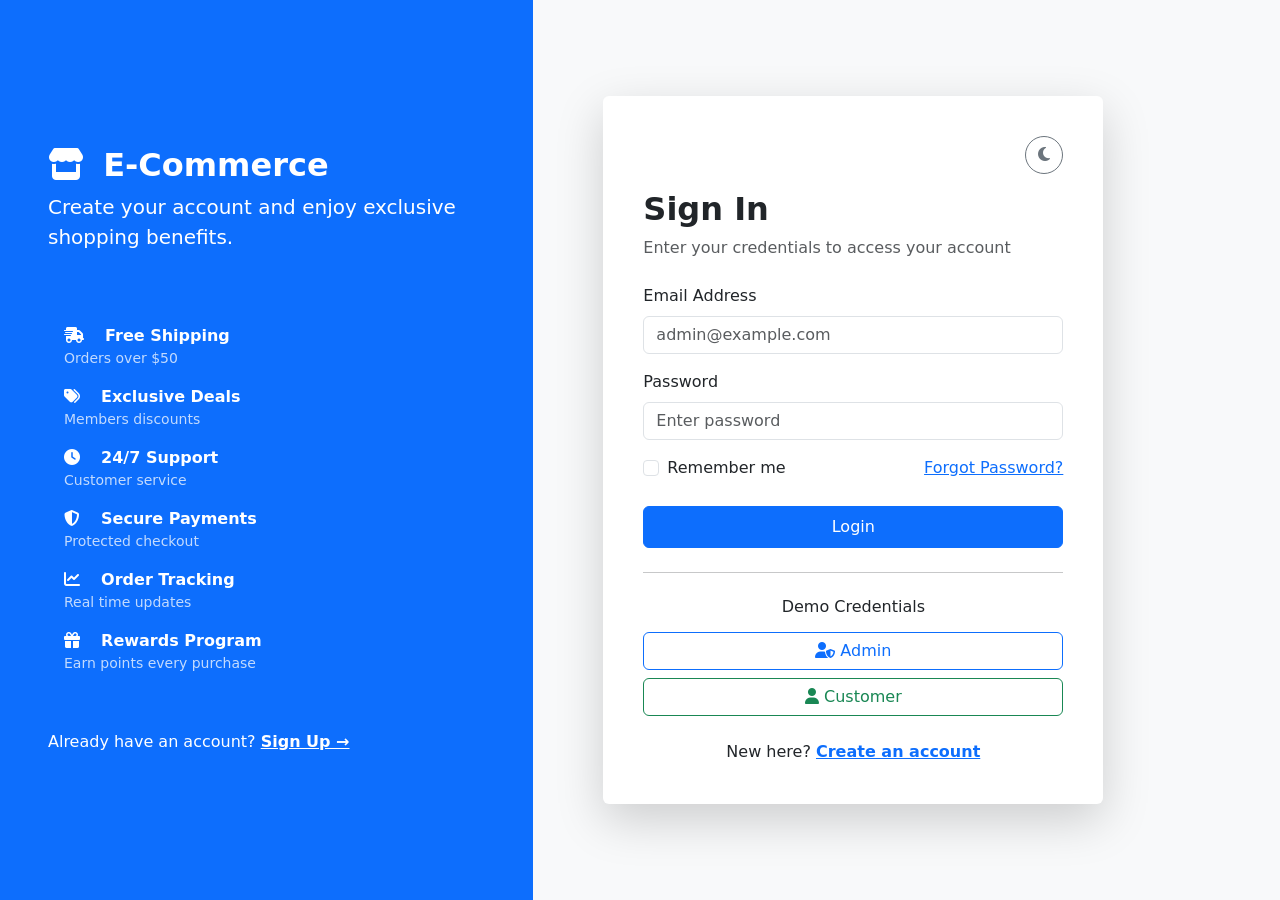
<file: FrontEnd/index.html>
<!DOCTYPE html>
<html lang="en">
<head>
    <meta charset="UTF-8">
    <meta name="viewport" content="width=device-width, initial-scale=1.0">
    <title>Login | E-Commerce</title>

    <!-- Bootstrap -->
    <link href="https://cdn.jsdelivr.net/npm/bootstrap@5.3.8/dist/css/bootstrap.min.css" rel="stylesheet">

    <!-- Font Awesome -->
    <link rel="stylesheet"
          href="https://cdnjs.cloudflare.com/ajax/libs/font-awesome/6.6.0/css/all.min.css">

    <style>
        body{
            background:#f8f9fa;
        }

        .login-hero{
            background:linear-gradient(135deg,#4f46e5,#6d5dfc);
            color:white;
            min-height:100vh;
        }

        .benefits li{
            margin-bottom:20px;
            list-style:none;
        }

        .benefits i{
            width:40px;
            height:40px;
            background:rgba(255,255,255,.15);
            border-radius:50%;
            display:flex;
            align-items:center;
            justify-content:center;
            margin-right:15px;
        }

        .login-card{
            max-width:500px;
            width:100%;
        }

        .toggle-password{
            cursor:pointer;
        }

        .demo-btn{
            width:100%;
        }
    </style>
</head>

<body>

<main class="container-fluid">

    <div class="row min-vh-100">

        <!-- Left Side -->

        <section class="col-lg-5 bg-primary text-white d-flex flex-column justify-content-center p-5">

<div class="mb-5">

<h2 class="fw-bold">
<i class="fa-solid fa-store me-2"></i>
E-Commerce
</h2>

<p class="lead">
Create your account and enjoy exclusive shopping benefits.
</p>

</div>

<div class="list-group">

<div class="list-group-item border-0 bg-transparent text-white">

<i class="fa-solid fa-truck-fast me-3"></i>

<strong>Free Shipping</strong>

<div class="small opacity-75">
Orders over $50
</div>

</div>

<div class="list-group-item border-0 bg-transparent text-white">

<i class="fa-solid fa-tags me-3"></i>

<strong>Exclusive Deals</strong>

<div class="small opacity-75">
Members discounts
</div>

</div>

<div class="list-group-item border-0 bg-transparent text-white">

<i class="fa-solid fa-clock me-3"></i>

<strong>24/7 Support</strong>

<div class="small opacity-75">
Customer service
</div>

</div>

<div class="list-group-item border-0 bg-transparent text-white">

<i class="fa-solid fa-shield-halved me-3"></i>

<strong>Secure Payments</strong>

<div class="small opacity-75">
Protected checkout
</div>

</div>

<div class="list-group-item border-0 bg-transparent text-white">

<i class="fa-solid fa-chart-line me-3"></i>

<strong>Order Tracking</strong>

<div class="small opacity-75">
Real time updates
</div>

</div>

<div class="list-group-item border-0 bg-transparent text-white">

<i class="fa-solid fa-gift me-3"></i>

<strong>Rewards Program</strong>

<div class="small opacity-75">
Earn points every purchase
</div>

</div>

</div>

<div class="mt-5">

Already have an account?

<a href="register.html"
class="text-white fw-bold">
Sign Up →
</a>

</div>

        </section>

        <!-- Right Side -->

        <section class="col-lg-6 d-flex align-items-center justify-content-center">

            <div class="card shadow-lg border-0 p-4 login-card">

                <div class="card-body">

                    <div class="text-end mb-3">

                        <button class="btn btn-outline-secondary rounded-circle">
                            <i class="fa-solid fa-moon"></i>
                        </button>

                    </div>

                    <h2 class="fw-bold">Sign In</h2>

                    <p class="text-muted mb-4">
                        Enter your credentials to access your account
                    </p>

                    <form>

                        <div class="mb-3">

                            <label class="form-label" for="email">
                                Email Address
                            </label>

                            <input
                                    type="email"
                                    id="email"
                                    name="Email"
                                    class="form-control"
                                    placeholder="admin@example.com"
                                    required>

                        </div>

                        <div class="mb-3">

                            <label class="form-label" for="password">
                                Password
                            </label>

                            <div class="input-group">

                                <input
                                        id="password"
                                        type="password"
                                        name="Password"
                                        class="form-control"
                                        placeholder="Enter password"
                                        required
                                        pattern="(?=.*\d)(?=.*[a-z])(?=.*[A-Z]).{8,}"
                                        title="Must contain at least one number and one uppercase and lowercase letter, and at least 8 or more characters">

                            </div>

                        </div>

                        <div class="d-flex justify-content-between mb-4">

                            <div class="form-check">

                                <input
                                        class="form-check-input"
                                        name="remember"
                                        type="checkbox"
                                        id="remember">

                                <label
                                        class="form-check-label"
                                        for="remember">

                                    Remember me

                                </label>

                            </div>

                            <a href="#">
                                Forgot Password?
                            </a>

                        </div>

                        <input type="submit" class="btn btn-primary w-100 py-2"
                        value="Login">
                      </input>

                    </form>

                    <hr class="my-4">

                    <h6 class="text-center mb-3">
                        Demo Credentials
                    </h6>

                    <div class="row g-2">

                        <div class="col-12">

                            <button id="admin-demo-btn"
                                    class="btn btn-outline-primary demo-btn">
                                <i class="fa-solid fa-user-shield"></i>
                                Admin
                            </button>

                        </div>

                        <div class="col-12">

                            <button id="customer-demo-btn"
                                    class="btn btn-outline-success demo-btn">
                                <i class="fa-solid fa-user"></i>
                                Customer
                            </button>

                        </div>

                    </div>

                    <p class="text-center mt-4 mb-0">

                        New here?

                        <a href="register.html" class="fw-bold">
                            Create an account
                        </a>

                    </p>

                </div>

            </div>

        </section>

    </div>

</main>
    <script type="module" src="js/pages/login.js"></script>
</body>
</html>
</file>
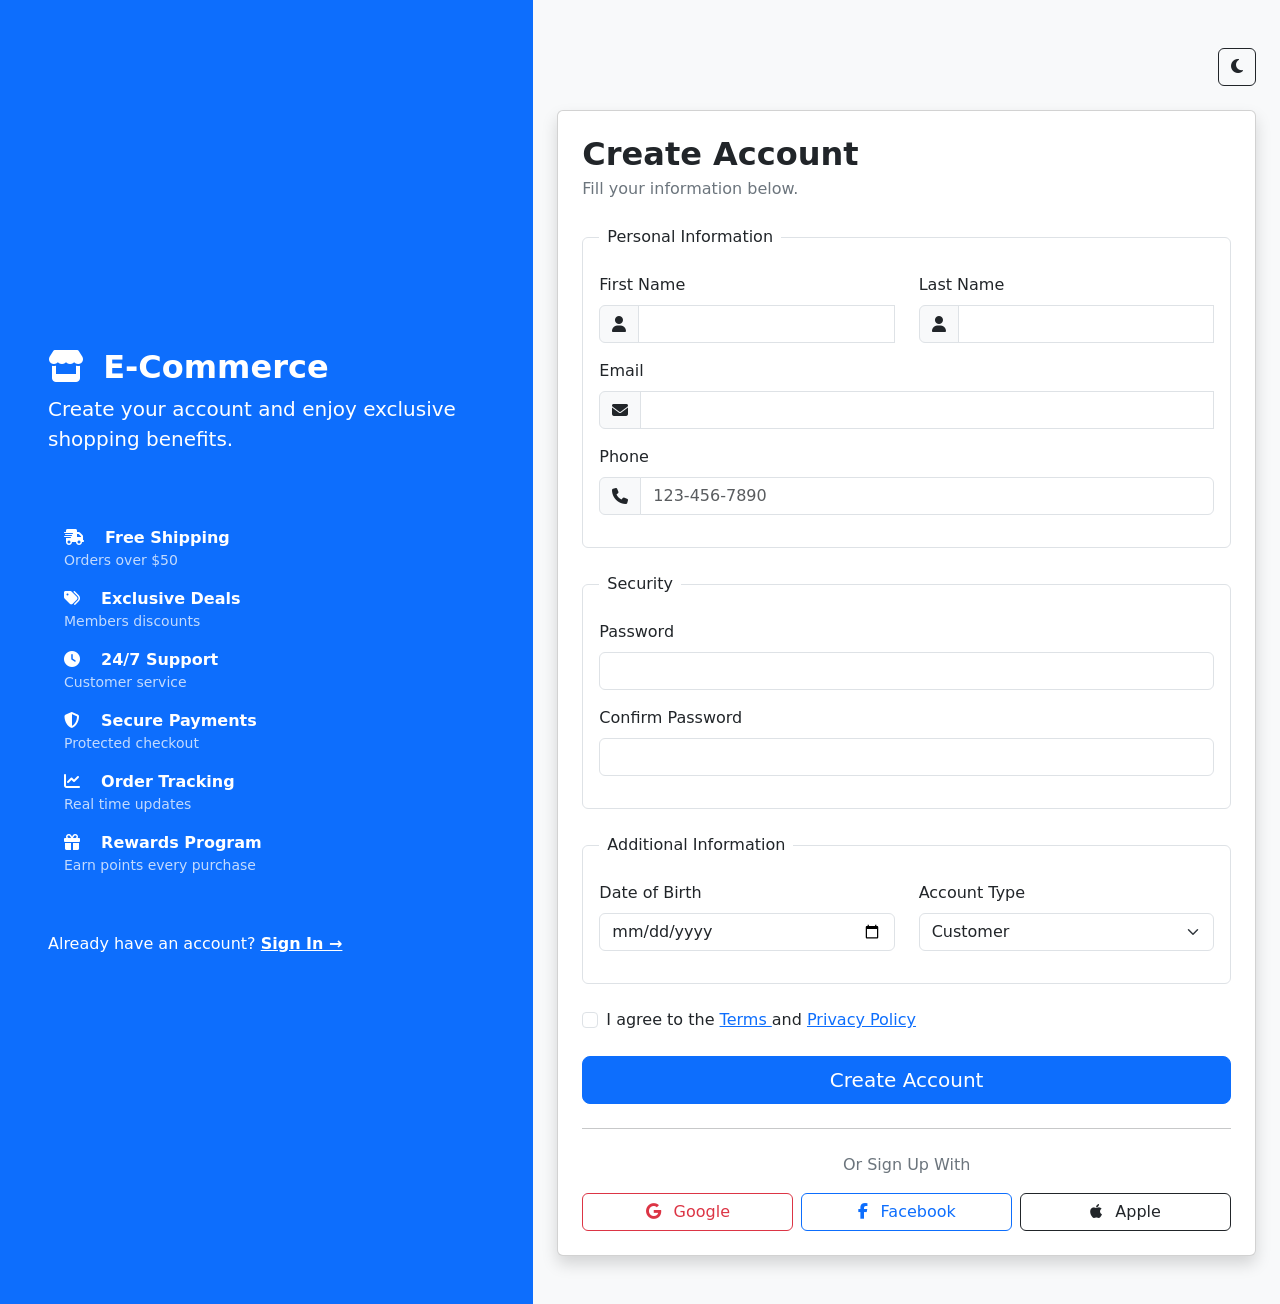
<file: FrontEnd/register.html>
<!DOCTYPE html>
<html lang="en">
<head>
<meta charset="UTF-8">
<meta name="viewport" content="width=device-width, initial-scale=1">

<title>Create Account</title>

<link href="https://cdn.jsdelivr.net/npm/bootstrap@5.3.7/dist/css/bootstrap.min.css" rel="stylesheet">

<link rel="stylesheet"
href="https://cdnjs.cloudflare.com/ajax/libs/font-awesome/6.7.2/css/all.min.css">

</head>

<body class="bg-body-tertiary">

<main
 class="container-fluid">

<div class="row min-vh-100">

<!-- LEFT SIDE -->

<section class="col-lg-5 bg-primary text-white d-flex flex-column justify-content-center p-5">

<div class="mb-5">

<h2 class="fw-bold">
<i class="fa-solid fa-store me-2"></i>
E-Commerce
</h2>

<p class="lead">
Create your account and enjoy exclusive shopping benefits.
</p>

</div>

<div class="list-group">

<div class="list-group-item border-0 bg-transparent text-white">

<i class="fa-solid fa-truck-fast me-3"></i>

<strong>Free Shipping</strong>

<div class="small opacity-75">
Orders over $50
</div>

</div>

<div class="list-group-item border-0 bg-transparent text-white">

<i class="fa-solid fa-tags me-3"></i>

<strong>Exclusive Deals</strong>

<div class="small opacity-75">
Members discounts
</div>

</div>

<div class="list-group-item border-0 bg-transparent text-white">

<i class="fa-solid fa-clock me-3"></i>

<strong>24/7 Support</strong>

<div class="small opacity-75">
Customer service
</div>

</div>

<div class="list-group-item border-0 bg-transparent text-white">

<i class="fa-solid fa-shield-halved me-3"></i>

<strong>Secure Payments</strong>

<div class="small opacity-75">
Protected checkout
</div>

</div>

<div class="list-group-item border-0 bg-transparent text-white">

<i class="fa-solid fa-chart-line me-3"></i>

<strong>Order Tracking</strong>

<div class="small opacity-75">
Real time updates
</div>

</div>

<div class="list-group-item border-0 bg-transparent text-white">

<i class="fa-solid fa-gift me-3"></i>

<strong>Rewards Program</strong>

<div class="small opacity-75">
Earn points every purchase
</div>

</div>

</div>

<div class="mt-5">

Already have an account?

<a href="index.html"
class="text-white fw-bold">
Sign In →
</a>

</div>

</section>

<!-- RIGHT SIDE -->

<section class="col-lg-7 d-flex align-items-center py-5">

<div class="container">

<div class="d-flex justify-content-end mb-4">

<button
class="btn btn-outline-dark"
id="themeBtn">

<i class="fa-solid fa-moon"></i>

</button>

</div>

<div class="card shadow">

<div class="card-body p-4">

<h2 class="fw-bold mb-1">
Create Account
</h2>

<p class="text-secondary mb-4">
Fill your information below.
</p>

<form id="registerForm">

<!-- PERSONAL -->

<fieldset class="border rounded p-3 mb-4">

<legend class="float-none w-auto px-2 fs-6">
Personal Information
</legend>

<div class="row">

<div class="col-md-6 mb-3">

<label for="FirstName" class="form-label">

First Name

</label>

<div class="input-group">

<span class="input-group-text">

<i class="fa fa-user"></i>

</span>

<input
id="FirstName"
name="FirstName"
type="text"
class="form-control"
required
minlength="2"
maxlength="12">

<div class="invalid-feedback">
Required
</div>

</div>

</div>

<div class="col-md-6 mb-3">

<label for="LastName" class="form-label">

Last Name

</label>

<div class="input-group">

<span class="input-group-text">

<i class="fa fa-user"></i>

</span>

<input
id="LastName"
name="LastName"
type="text"
class="form-control"
required
minlength="2"
maxlength="12">

<div class="invalid-feedback">
Required
</div>

</div>

</div>

</div>

<div class="mb-3">

<label for="Email" class="form-label">

Email

</label>

<div class="input-group">

<span class="input-group-text">

<i class="fa fa-envelope"></i>

</span>

<input
id="Email"
name="Email"
type="email"
class="form-control"
required>

<div class="invalid-feedback">

Enter valid email

</div>

</div>

</div>

<div class="mb-3">

<label for="Phone" class="form-label">

Phone

</label>

<div class="input-group">

<span class="input-group-text">

<i class="fa fa-phone"></i>

</span>

<input
id="Phone"
name="Phone"
type="tel"
class="form-control"
required
pattern="[0-9]{3}-[0-9]{3}-[0-9]{4}" 
placeholder="123-456-7890"
title="Please enter a 10-digit phone number in this format: 123-456-7890">

</div>

</div>

</fieldset>

<!-- SECURITY -->

<fieldset class="border rounded p-3 mb-4">

<legend class="float-none w-auto px-2 fs-6">

Security

</legend>

<div class="mb-3">

<label for="password" class="form-label">

Password

</label>

<div class="input-group">

<input
name="Password"
type="password"
class="form-control"
id="password"
required
pattern="(?=.*\d)(?=.*[a-z])(?=.*[A-Z]).{8,}"
title="Must contain at least one number and one uppercase and lowercase letter, and at least 8 or more characters">

</div>

</div>

<div class="mb-3">

<label for="confirmPassword" class="form-label">

Confirm Password

</label>

<div class="input-group">

<input
type="password"
class="form-control"
id="confirmPassword"
required
pattern="(?=.*\d)(?=.*[a-z])(?=.*[A-Z]).{8,}"
title="Must contain at least one number and one uppercase and lowercase letter, and at least 8 or more characters">

</div>

</div>

</fieldset>

<!-- EXTRA -->

<fieldset class="border rounded p-3 mb-4">

<legend class="float-none w-auto px-2 fs-6">

Additional Information

</legend>

<div class="row">

<div class="col-md-6 mb-3">

<label for="DateOfBirth" class="form-label">

Date of Birth

</label>

<input
id="DateOfBirth"
name="DateOfBirth"
type="date"
class="form-control"
required>

</div>

<div class="col-md-6 mb-3">

<label for="role" class="form-label">

Account Type

</label>

<select
id="role"
name="role"
class="form-select"
required>

<option selected>
Customer
</option>

</select>

</div>

</div>

</fieldset>

<div class="form-check mb-4">

<input
id="termsCheckbox"
class="form-check-input"
type="checkbox"
required>

<label for="termsCheckbox" class="form-check-label">

I agree to the

<a href="#">
Terms
</a>

and

<a href="#">
Privacy Policy
</a>

</label>

</div>

<div class="d-grid">

<input type="submit"
value="Create Account"
class="btn btn-primary btn-lg">

</div>

</form>

<hr class="my-4">

<p class="text-center text-secondary">
Or Sign Up With
</p>

<div class="row g-2">

<div class="col-md-4">

<button class="btn btn-outline-danger w-100">

<i class="fab fa-google me-2"></i>

Google

</button>

</div>

<div class="col-md-4">

<button class="btn btn-outline-primary w-100">

<i class="fab fa-facebook-f me-2"></i>

Facebook

</button>

</div>

<div class="col-md-4">

<button class="btn btn-outline-dark w-100">

<i class="fab fa-apple me-2"></i>

Apple

</button>

</div>

</div>

</div>

</div>

</div>

</section>

</div>

</main>

<script type="module" src="js/pages/register.js"></script>

</body>
</html>
</file>
